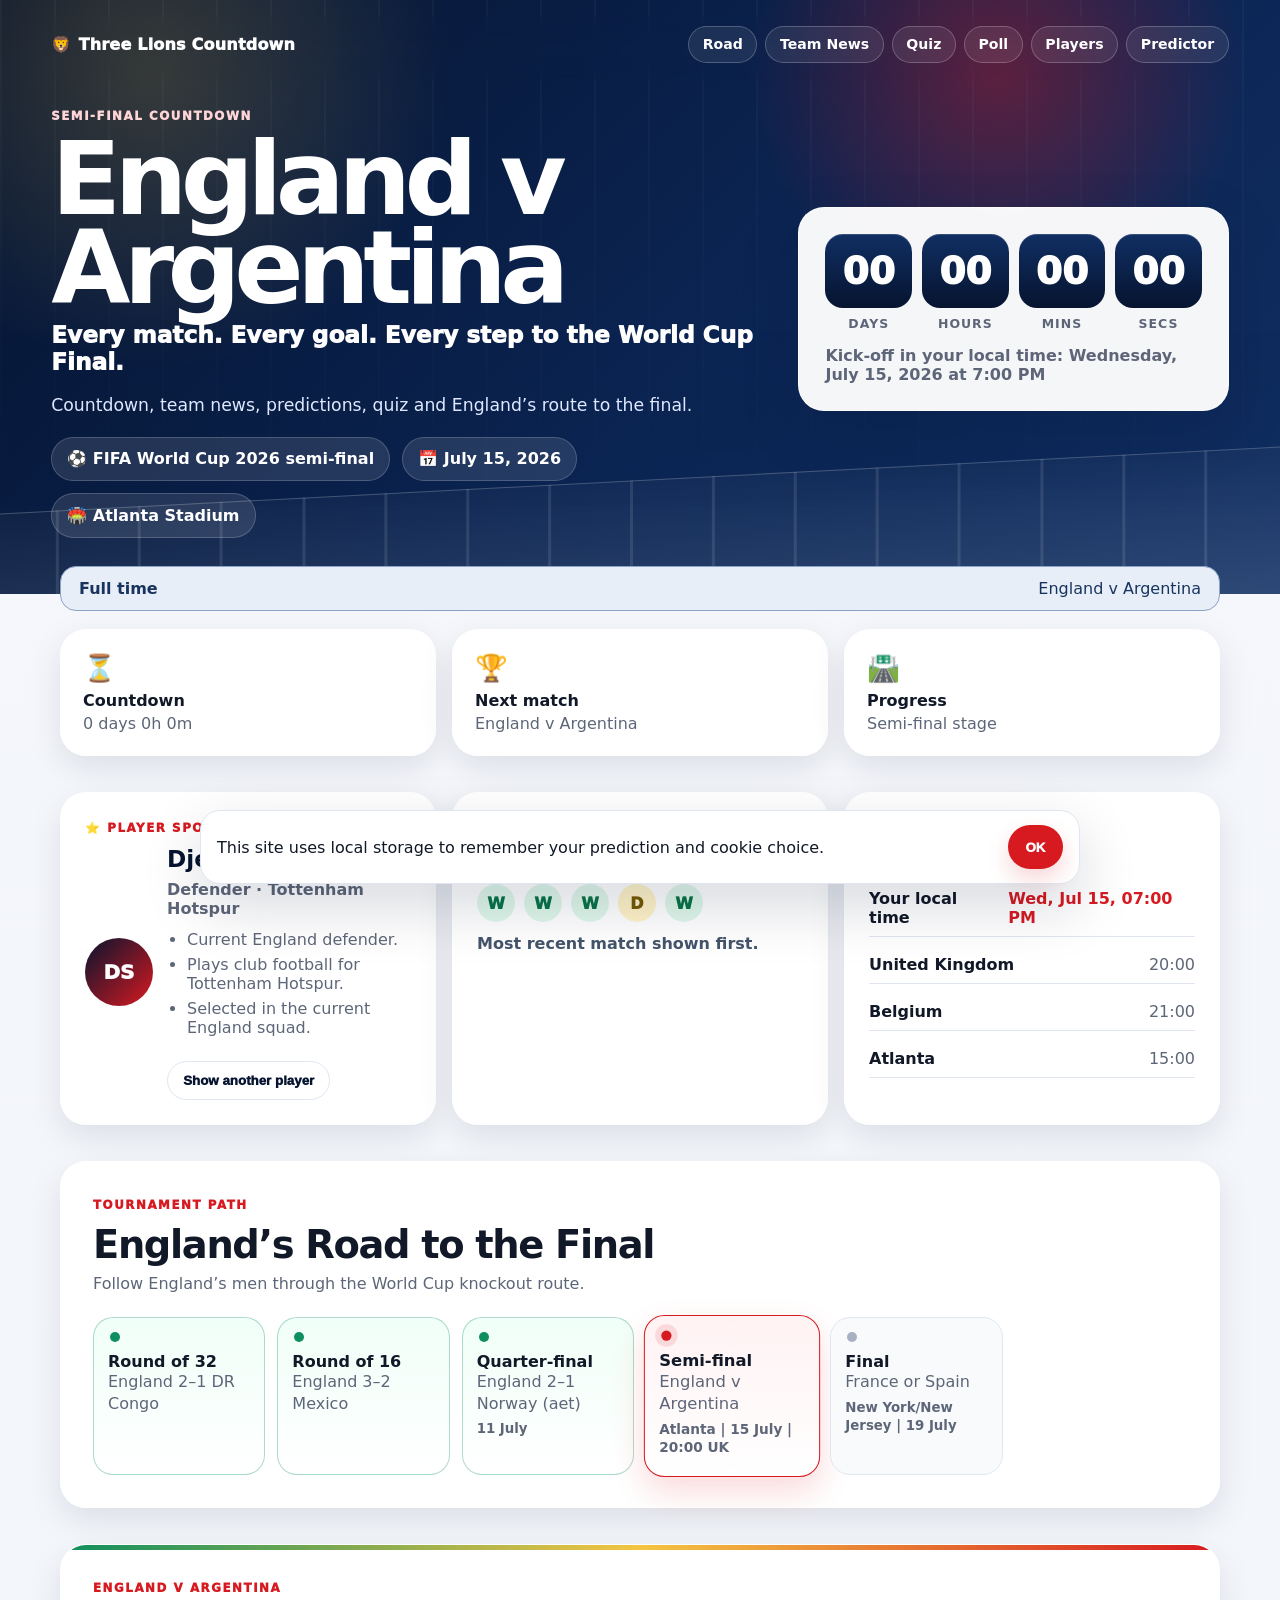
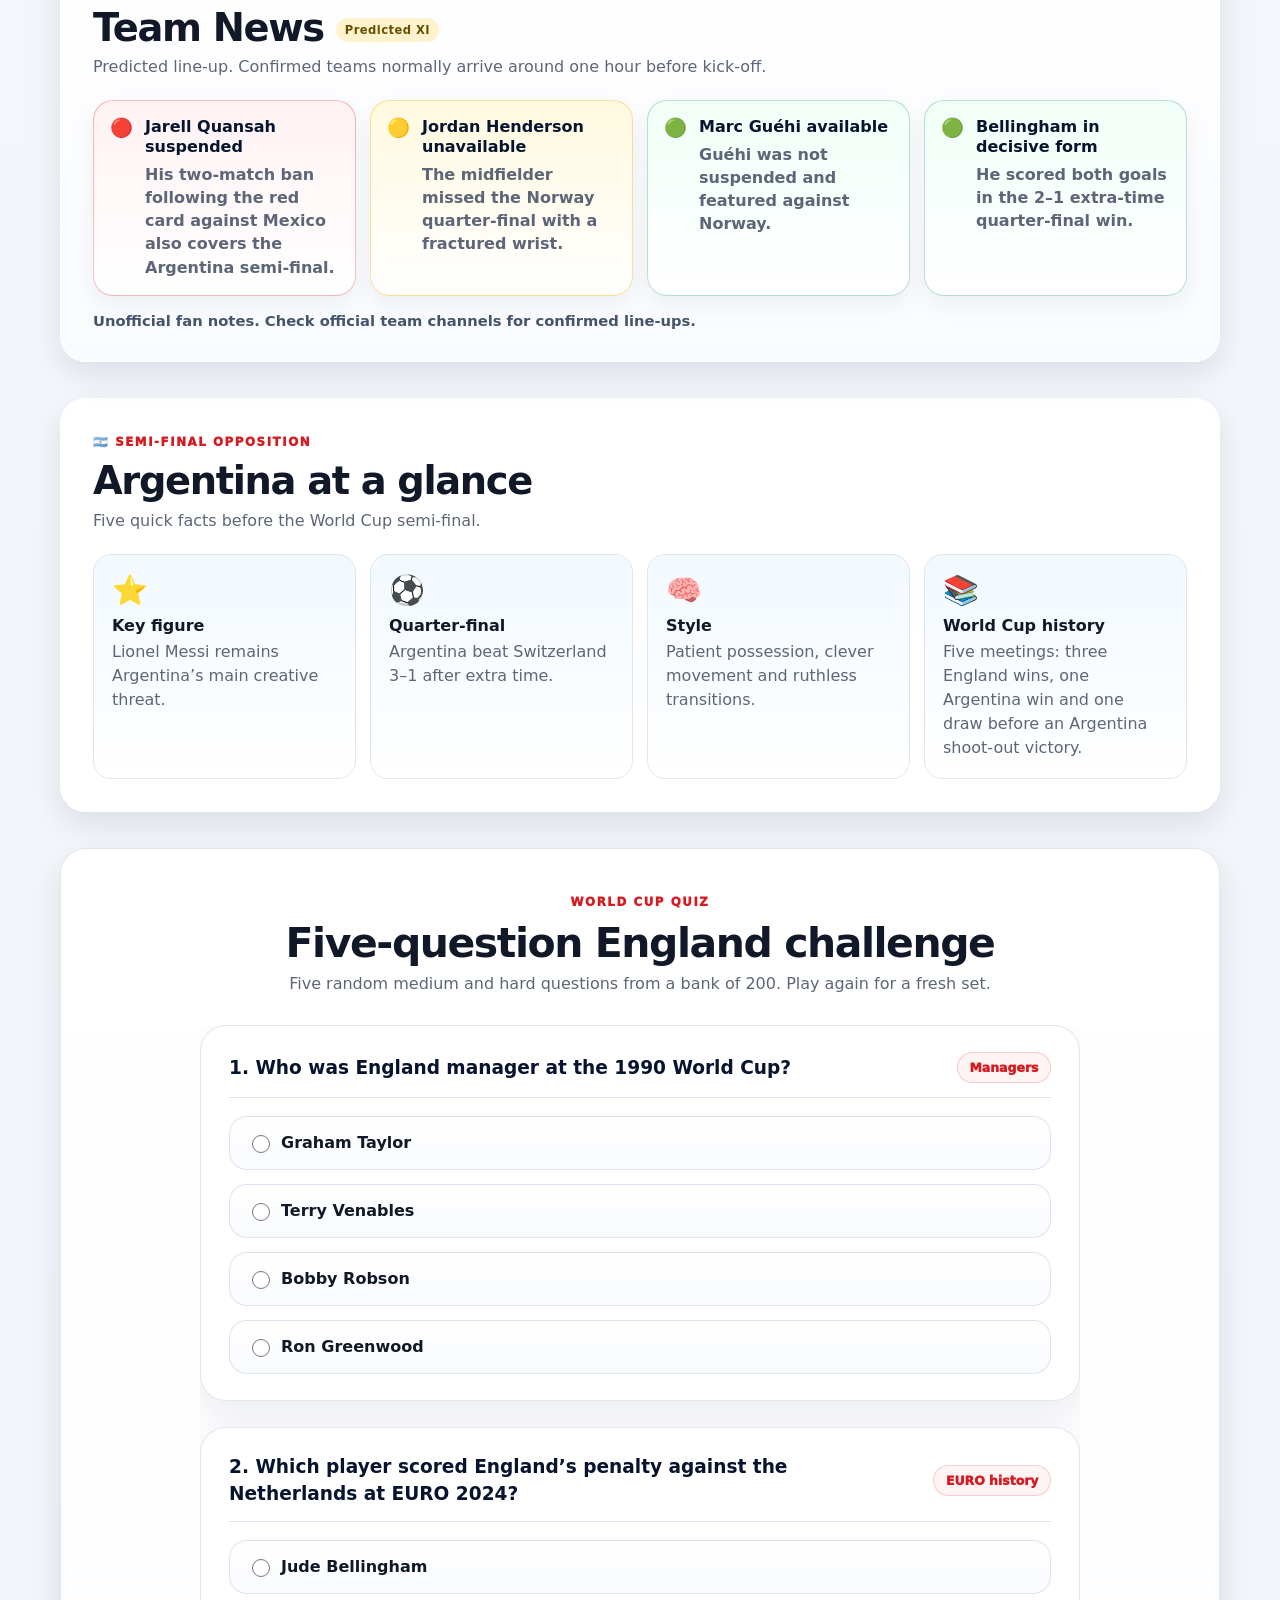
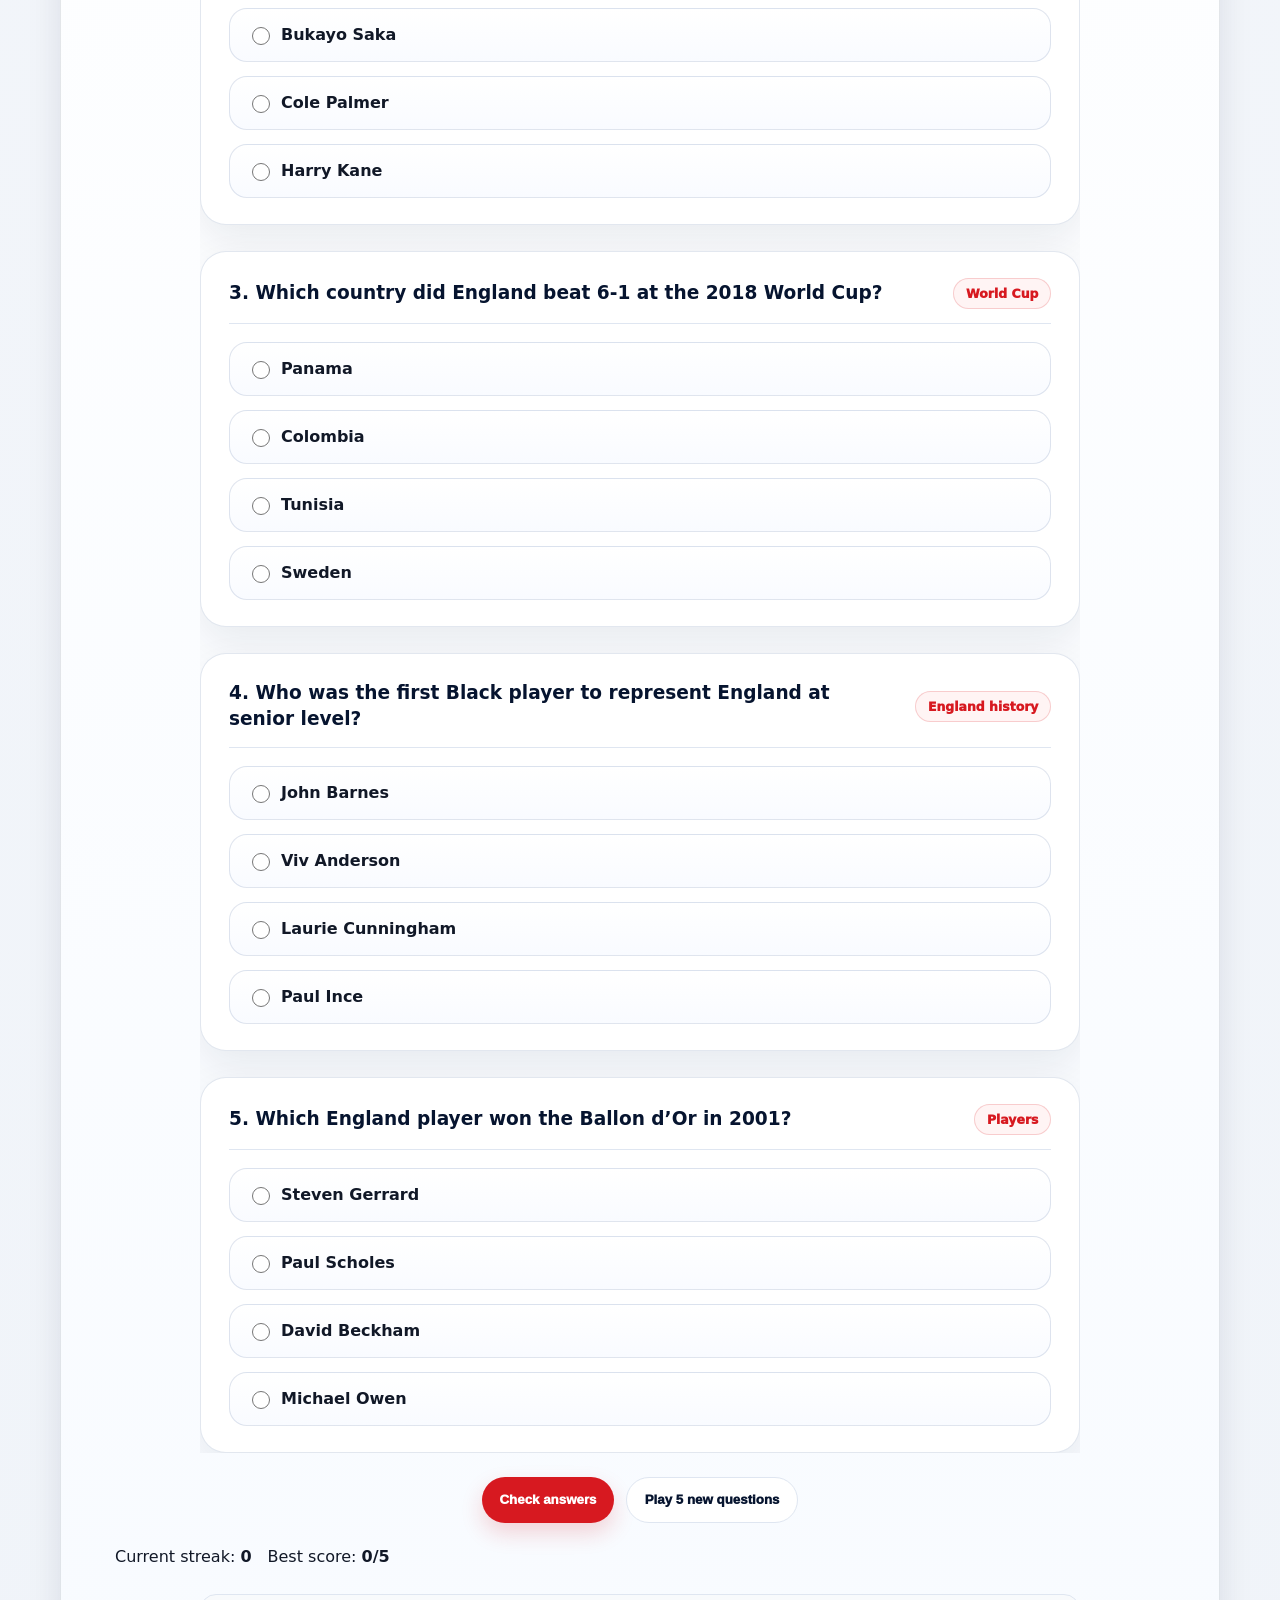
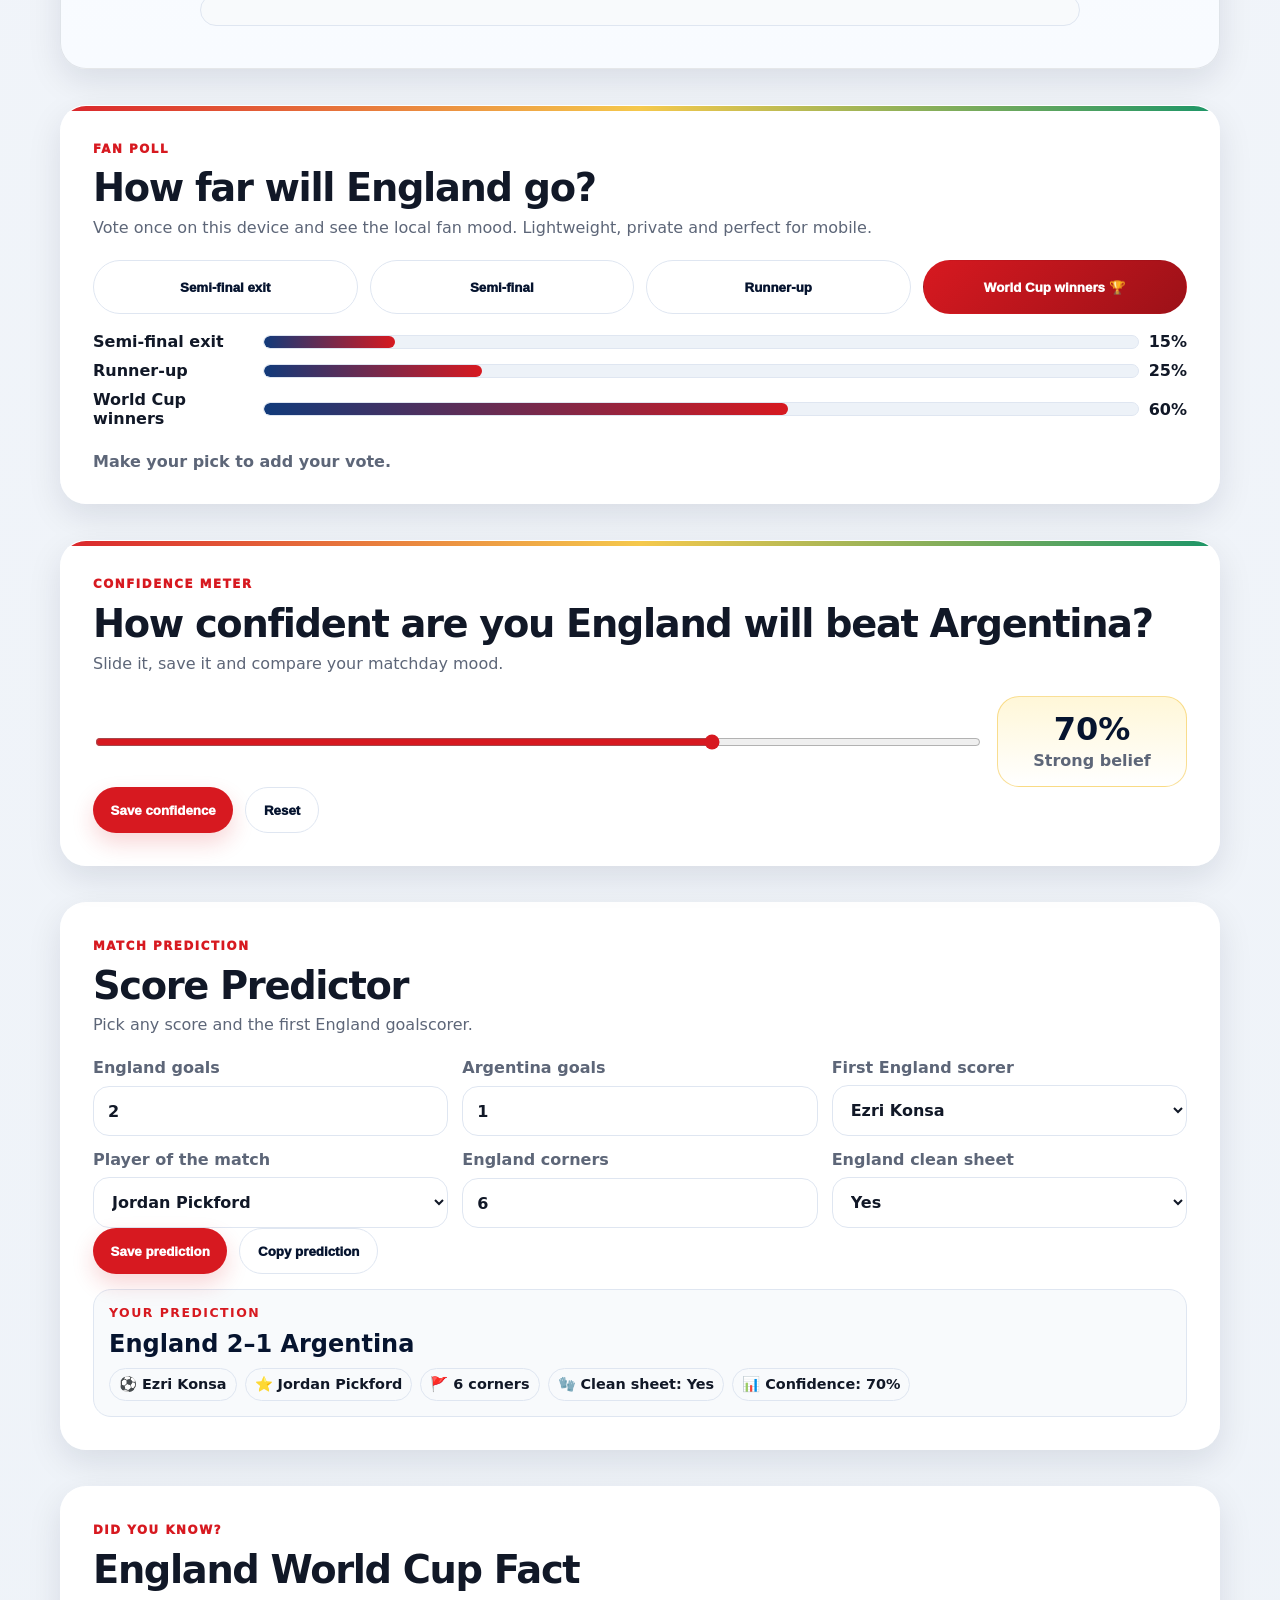
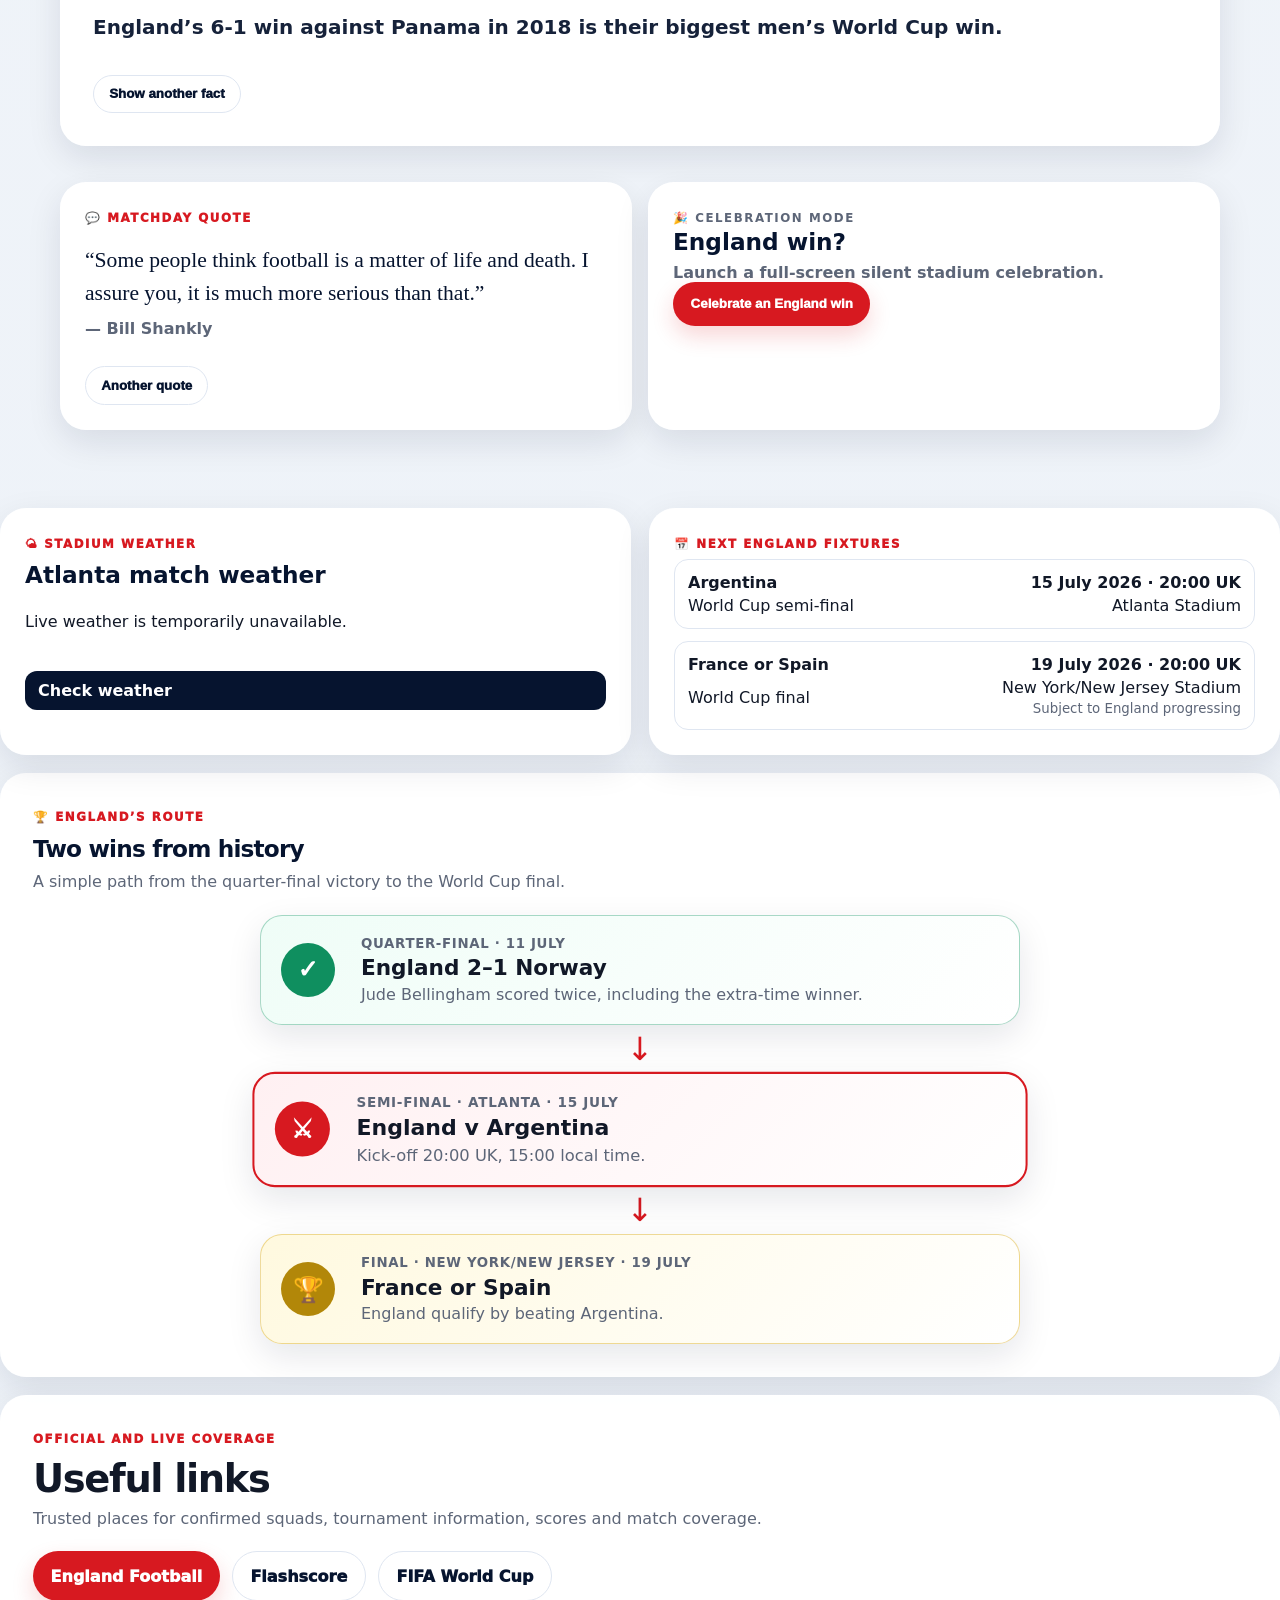
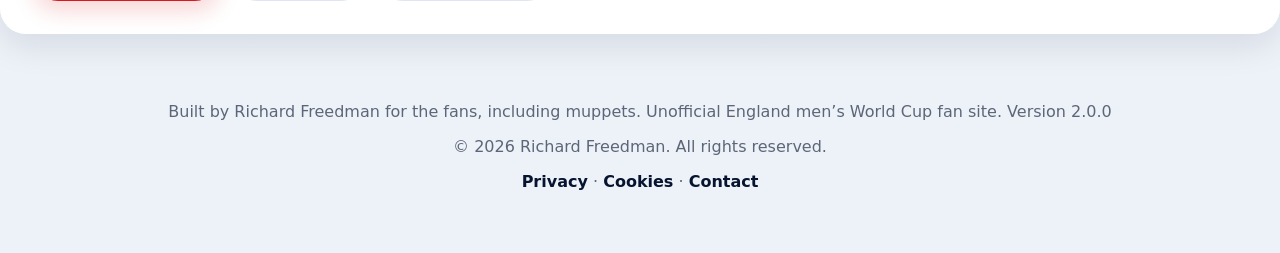
<file: index.html>
<!doctype html>
<html lang="en">
<head>
  <meta charset="utf-8" />
  <meta name="viewport" content="width=device-width, initial-scale=1, viewport-fit=cover" />
  <title>Three Lions Countdown | England Men’s World Cup Match Centre</title>
  <meta name="description" content="A fast England men’s World Cup match centre with countdown, road to the final, quiz, score predictor." />
  <meta name="theme-color" content="#07152f" />
  <meta property="og:title" content="Three Lions Countdown" />
  <meta property="og:description" content="England v Argentina semi-final countdown, quiz, predictor and route to the final." />
  <meta property="og:type" content="website" />
  <meta name="twitter:card" content="summary_large_image" />
  <meta name="keywords" content="England World Cup, Three Lions, England v Argentina, World Cup countdown, England quiz" />
  <meta name="robots" content="index, follow" />
  <link rel="icon" href="favicon.svg" type="image/svg+xml">
  <link rel="stylesheet" href="style.css" />
</head>
<body>
  <a class="skip-link" href="#main">Skip to content</a>
  <div class="loader" id="loader" aria-hidden="true"><div><b>🦁 Three Lions Countdown</b><span>Loading matchday...</span></div></div>

  <header class="hero" id="top">
    <nav class="topbar" aria-label="Main navigation">
      <a class="brand" href="#top">🦁 <span>Three Lions Countdown</span></a>
      <button class="menu-toggle" id="menuToggle" aria-expanded="false" aria-controls="navLinks">Menu</button>
      <div class="nav-links" id="navLinks">
        <a href="#road">Road</a>
        <a href="#team-news">Team News</a>
        <a href="#quiz">Quiz</a>
        <a href="#fan-poll">Poll</a>
        <a href="#spotlight">Players</a>
        <a href="#predictor">Predictor</a>
      </div>
    </nav>
    <div class="hero-grid reveal">
      <section class="hero-copy">
        <p class="eyebrow" id="heroStage">Semi-final countdown</p>
        <h1 id="heroMatch">England v Argentina</h1>
        <p class="motto">Every match. Every goal. Every step to the World Cup Final.</p>
        <p class="lead">Countdown, team news, predictions, quiz and England’s route to the final.</p>
        <div class="meta-row" aria-label="Match information">
          <span id="metaCompetition">⚽ World Cup semi-final</span>
          <span id="metaDate">📅 15 July 2026</span>
          <span id="metaVenue">🏟️ Atlanta</span>
        </div>
      </section>
      <aside class="countdown-card" aria-label="Countdown to kick-off">
        <div class="countdown" id="countdown"><span>--</span><span>--</span><span>--</span><span>--</span></div>
        <div class="labels"><b>days</b><b>hours</b><b>mins</b><b>secs</b></div>
        <p id="kickoffLocal">Kick-off time loading...</p>
      </aside>
    </div>
  </header>

  <main id="main"><section id="matchStatusBanner" class="match-status-banner" aria-live="polite"><b id="matchStatusText">Match day</b><span id="matchStatusDetail">England v Argentina</span></section>
    <section class="dashboard reveal" aria-label="World Cup dashboard">
      <article><span>⏳</span><b>Countdown</b><p id="dashCountdown">Loading...</p></article>
      <article><span>🏆</span><b>Next match</b><p id="dashMatch">England v Argentina</p></article>
      <article><span>🛣️</span><b>Progress</b><p id="dashProgress">Semi-final stage</p></article>
    </section>

    <section class="matchday-extras reveal" id="spotlight" aria-label="Matchday extras">
      <article class="mini-card spotlight-card">
        <p class="eyebrow">⭐ Player spotlight</p>
        <div class="spotlight-player"><div class="player-initials" id="spotlightInitials">HK</div><div class="spotlight-copy"><h2 id="spotlightName">Harry Kane</h2><p id="spotlightInfo">Captain and centre-forward.</p><ul id="spotlightFacts" class="spotlight-facts"></ul><button id="nextSpotlight" class="ghost small-btn">Show another player</button></div></div>
      </article>
      <article class="mini-card">
        <p class="eyebrow">📈 Recent form</p><h2>England’s last five</h2>
        <div class="form-row" id="recentForm" aria-label="England recent form"></div>
        <p class="small-note">Most recent match shown first.</p>
      </article>
      <article class="mini-card">
        <p class="eyebrow">🕒 Kick-off times</p><h2>Match time</h2>
        <div class="time-list"><span><b>Your local time</b><strong id="localTimeExtra">Detecting…</strong></span><span><b>United Kingdom</b>20:00</span><span><b>Belgium</b>21:00</span><span><b>Atlanta</b>15:00</span></div>
      </article>
    </section>

    <section class="card road reveal" id="road">
      <div class="section-head"><p class="eyebrow">Tournament path</p><h2>England’s Road to the Final</h2><p>Follow England’s men through the World Cup knockout route.</p></div>
      <div class="journey" id="journey"></div>
    </section>

    <section class="card team-news reveal" id="team-news">
      <div class="section-head"><p class="eyebrow">England v Argentina</p><h2>Team News <span id="lineupBadge" class="lineup-badge predicted">Predicted XI</span></h2><p id="lineupUpdated">Latest semi-final notes for England supporters.</p></div>
      <div class="news-grid" id="teamNewsList" aria-live="polite"></div>
      <p class="news-disclaimer">Unofficial fan notes. Check official team channels for confirmed line-ups.</p>
    </section>

    <section class="card opponent-card reveal" id="opponent">
      <div class="section-head"><p class="eyebrow">🇦🇷 Semi-final opposition</p><h2>Argentina at a glance</h2><p>Five quick facts before the World Cup semi-final.</p></div>
      <div class="opponent-grid">
        <article><span>⭐</span><b>Key figure</b><p>Lionel Messi remains Argentina’s main creative threat.</p></article>
        <article><span>⚽</span><b>Quarter-final</b><p>Argentina beat Switzerland 3–1 after extra time.</p></article>
        <article><span>🧠</span><b>Style</b><p>Patient possession, clever movement and ruthless transitions.</p></article>
        <article><span>📚</span><b>World Cup history</b><p>Five meetings: three England wins, one Argentina win and one draw before an Argentina shoot-out victory.</p></article>
      </div>
    </section>

    <section class="card quiz reveal" id="quiz">
      <div class="section-head"><p class="eyebrow">World Cup quiz</p><h2>Five-question England challenge</h2><p>Five random medium and hard questions from a bank of 200. Play again for a fresh set.</p></div>
      <div id="quizContainer" class="quiz-list" aria-live="polite"></div>
      <div class="button-row"><button id="checkQuiz">Check answers</button><button id="newQuiz" class="ghost">Play 5 new questions</button></div>
      <div class="quiz-stats"><span>Current streak: <b id="quizStreak">0</b></span><span>Best score: <b id="quizBest">0/5</b></span></div><div id="quizResult" class="result" role="status"></div>
    </section>

    <section class="card poll-card reveal" id="fan-poll">
      <div class="section-head"><p class="eyebrow">Fan poll</p><h2>How far will England go?</h2><p>Vote once on this device and see the local fan mood. Lightweight, private and perfect for mobile.</p></div>
      <div class="poll-options" id="pollOptions" role="group" aria-label="How far will England go poll">
        <button type="button" class="poll-option" data-choice="Semi-final exit">Semi-final exit</button>
        <button type="button" class="poll-option" data-choice="Semi-final">Semi-final</button>
        <button type="button" class="poll-option" data-choice="Runner-up">Runner-up</button>
        <button type="button" class="poll-option winner" data-choice="World Cup winners">World Cup winners 🏆</button>
      </div>
      <div class="poll-results" id="pollResults" aria-live="polite"></div>
    </section>

    <section class="card confidence-card reveal" id="confidence">
      <div class="section-head"><p class="eyebrow">Confidence meter</p><h2>How confident are you England will beat Argentina?</h2><p>Slide it, save it and compare your matchday mood.</p></div>
      <div class="confidence-wrap">
        <input id="confidenceSlider" type="range" min="0" max="100" value="70" aria-label="England confidence percentage">
        <div class="confidence-readout"><strong id="confidenceValue">70%</strong><span id="confidenceLabel">Strong belief</span></div>
      </div>
      <div class="button-row"><button id="saveConfidence" type="button">Save confidence</button><button id="resetConfidence" type="button" class="ghost">Reset</button></div>
    </section>

    <section class="card predictor reveal" id="predictor">
      <div class="section-head"><p class="eyebrow">Match prediction</p><h2>Score Predictor</h2><p>Pick any score and the first England goalscorer.</p></div>
      <div class="predictor-grid">
        <label>England goals<input id="engScore" type="number" min="0" max="20" value="2" inputmode="numeric"></label>
        <label>Argentina goals<input id="norScore" type="number" min="0" max="20" value="1" inputmode="numeric"></label>
        <label>First England scorer<select id="firstScorer"></select></label>
        <label>Player of the match<select id="playerOfMatch"></select></label>
        <label>England corners<input id="engCorners" type="number" min="0" max="30" value="6" inputmode="numeric"></label>
        <label>England clean sheet<select id="cleanSheet"><option value="Yes">Yes</option><option value="No">No</option></select></label>
      </div>
      <div class="button-row"><button id="savePrediction">Save prediction</button><button id="copyPrediction" class="ghost">Copy prediction</button></div>
      <div class="summary prediction-card" id="predictionSummary" aria-live="polite">Make your prediction above.</div>
    </section>

    <section class="card facts reveal" id="fact"><div class="section-head"><p class="eyebrow">Did you know?</p><h2>England World Cup Fact</h2></div><p id="factText"></p><button id="newFact" class="ghost small-btn">Show another fact</button></section>

    <section class="two-card-row reveal" aria-label="Fan extras">
      <article class="mini-card quote-card"><p class="eyebrow">💬 Matchday quote</p><blockquote id="matchQuote">“Football is nothing without fans.”</blockquote><p id="quoteAttribution" class="quote-attribution">— Matt Busby</p><button id="newQuote" class="ghost small-btn">Another quote</button></article>
      <article class="mini-card celebration-mode"><p class="eyebrow">🎉 Celebration mode</p><h2>England win?</h2><p>Launch a full-screen silent stadium celebration.</p><button id="winConfetti">Celebrate an England win</button></article>
    </section>

  </main>

  <button class="back-top" id="backTop" aria-label="Back to top">↑</button>

    <section class="feature-grid reveal" id="live-info" aria-label="Live match information">
      <article class="mini-card weather-card">
        <p class="eyebrow">🌤 Stadium weather</p>
        <h2 id="weatherTitle">Atlanta match weather</h2>
        <div id="weatherPanel" class="weather-panel" aria-live="polite"><p>Loading match-day weather…</p></div>
      </article>
      <article class="mini-card fixtures-card">
        <p class="eyebrow">📅 Next England fixtures</p>
        <div id="nextFixtures" class="fixtures-list"></div>
      </article>
    </section>

    <section class="route-final reveal" aria-label="England route to the final">
      <article class="mini-card simple-route-card">
        <div class="section-head"><p class="eyebrow">🏆 England’s route</p><h2>Two wins from history</h2><p>A simple path from the quarter-final victory to the World Cup final.</p></div>
        <div class="simple-route">
          <article class="route-stage done"><span class="route-icon">✓</span><div><small>Quarter-final · 11 July</small><b>England 2–1 Norway</b><p>Jude Bellingham scored twice, including the extra-time winner.</p></div></article>
          <div class="route-arrow">↓</div>
          <article class="route-stage current"><span class="route-icon">⚔</span><div><small>Semi-final · Atlanta · 15 July</small><b>England v Argentina</b><p>Kick-off 20:00 UK, 15:00 local time.</p></div></article>
          <div class="route-arrow">↓</div>
          <article class="route-stage future"><span class="route-icon">🏆</span><div><small>Final · New York/New Jersey · 19 July</small><b>France or Spain</b><p>England qualify by beating Argentina.</p></div></article>
        </div>
      </article>
    </section>

    <section class="card links reveal useful-links-end"><div class="section-head"><p class="eyebrow">Official and live coverage</p><h2>Useful links</h2><p>Trusted places for confirmed squads, tournament information, scores and match coverage.</p></div><div class="cta-row"><a id="englandLink" href="https://www.englandfootball.com/england/mens-senior-team" target="_blank" rel="noopener">England Football</a><a id="flashscoreLink" class="secondary" href="https://www.flashscore.com/football/" target="_blank" rel="noopener">Flashscore</a><a id="fifaLink" class="secondary" href="https://www.fifa.com/en/tournaments/mens/worldcup/canadamexicousa2026" target="_blank" rel="noopener">FIFA World Cup</a></div></section>

  <footer><p>Built by Richard Freedman for the fans, including muppets. Unofficial England men’s World Cup fan site. <span id="versionText">Version 1.0</span></p><p class="copyright">© 2026 Richard Freedman. All rights reserved.</p><p class="footer-links"><a href="privacy.html">Privacy</a> · <a href="cookies.html">Cookies</a> · <a href="contact.html">Contact</a></p></footer>
  <div class="celebration" id="celebration" role="dialog" aria-modal="true" aria-labelledby="celebrationTitle"><div class="stadium-lights"></div><div class="flag flag-left">🏴</div><div class="flag flag-right">🏴</div><div class="fireworks" aria-hidden="true"><i></i><i></i><i></i><i></i></div><div class="celebration-card"><div class="crest-burst">🦁</div><div class="big trophy-rise">🏆</div><h2 id="celebrationTitle">ENGLAND WIN!</h2><p>Three Lions roar on.</p><div class="sparkle-row">✦ ✧ ✦ ✧ ✦</div><button id="closeCelebration">Close celebration</button></div></div>
  <div class="cookie" id="cookie"><span>This site uses local storage to remember your prediction and cookie choice.</span><button id="acceptCookie">OK</button></div>
  <script>window.addEventListener('load',()=>setTimeout(()=>document.getElementById('loader')?.classList.add('hide'),1200));setTimeout(()=>document.getElementById('loader')?.classList.add('hide'),5000);</script>
  <script src="config.js"></script>
  <script src="quiz-data.js"></script>
  <script src="content-data.js"></script>
  <script src="app.js" defer></script>
</body>
</html>
</file>
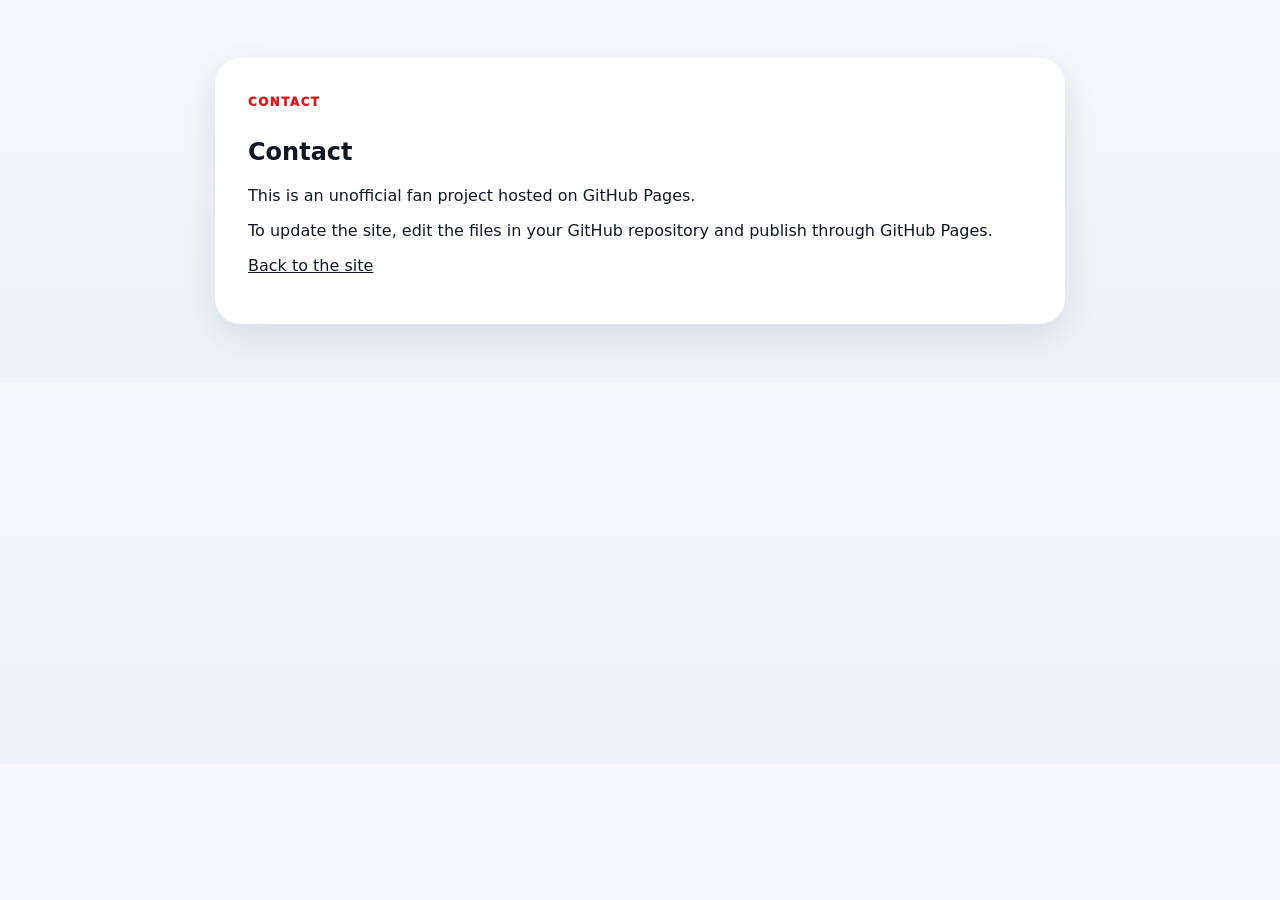
<file: contact.html>
<!doctype html><html lang="en"><head><meta charset="utf-8"><meta name="viewport" content="width=device-width,initial-scale=1"><title>Contact | Three Lions Countdown</title><link rel="icon" href="favicon.svg" type="image/svg+xml"><link rel="stylesheet" href="style.css"></head><body><main style="margin:40px auto;max-width:850px"><section class="card"><p class="eyebrow">Contact</p><h1>Contact</h1><p>This is an unofficial fan project hosted on GitHub Pages.</p><p>To update the site, edit the files in your GitHub repository and publish through GitHub Pages.</p><p><a href="index.html">Back to the site</a></p></section></main></body></html>
</file>
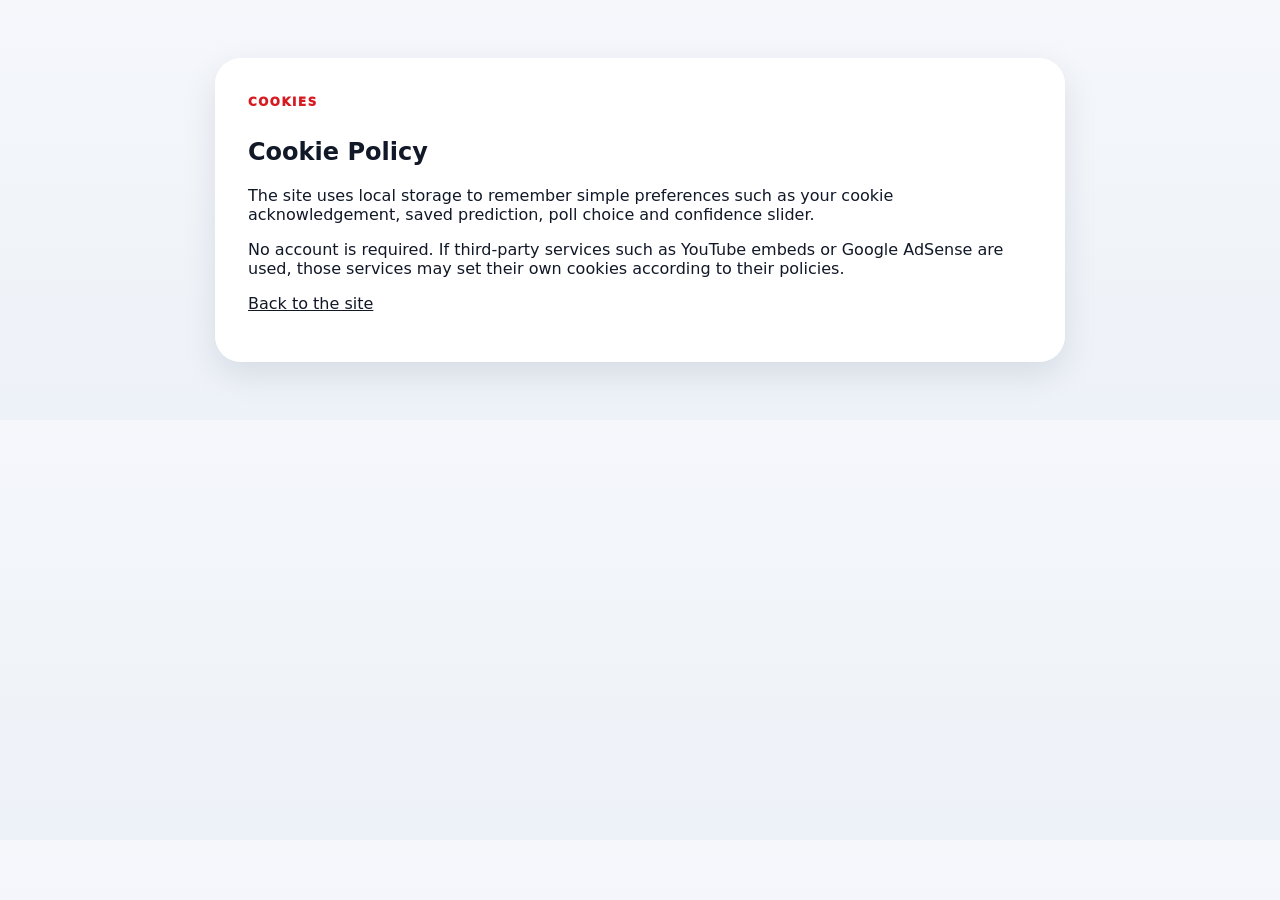
<file: cookies.html>
<!doctype html><html lang="en"><head><meta charset="utf-8"><meta name="viewport" content="width=device-width,initial-scale=1"><title>Cookies | Three Lions Countdown</title><link rel="icon" href="favicon.svg" type="image/svg+xml"><link rel="stylesheet" href="style.css"></head><body><main style="margin:40px auto;max-width:850px"><section class="card"><p class="eyebrow">Cookies</p><h1>Cookie Policy</h1><p>The site uses local storage to remember simple preferences such as your cookie acknowledgement, saved prediction, poll choice and confidence slider.</p><p>No account is required. If third-party services such as YouTube embeds or Google AdSense are used, those services may set their own cookies according to their policies.</p><p><a href="index.html">Back to the site</a></p></section></main></body></html>
</file>
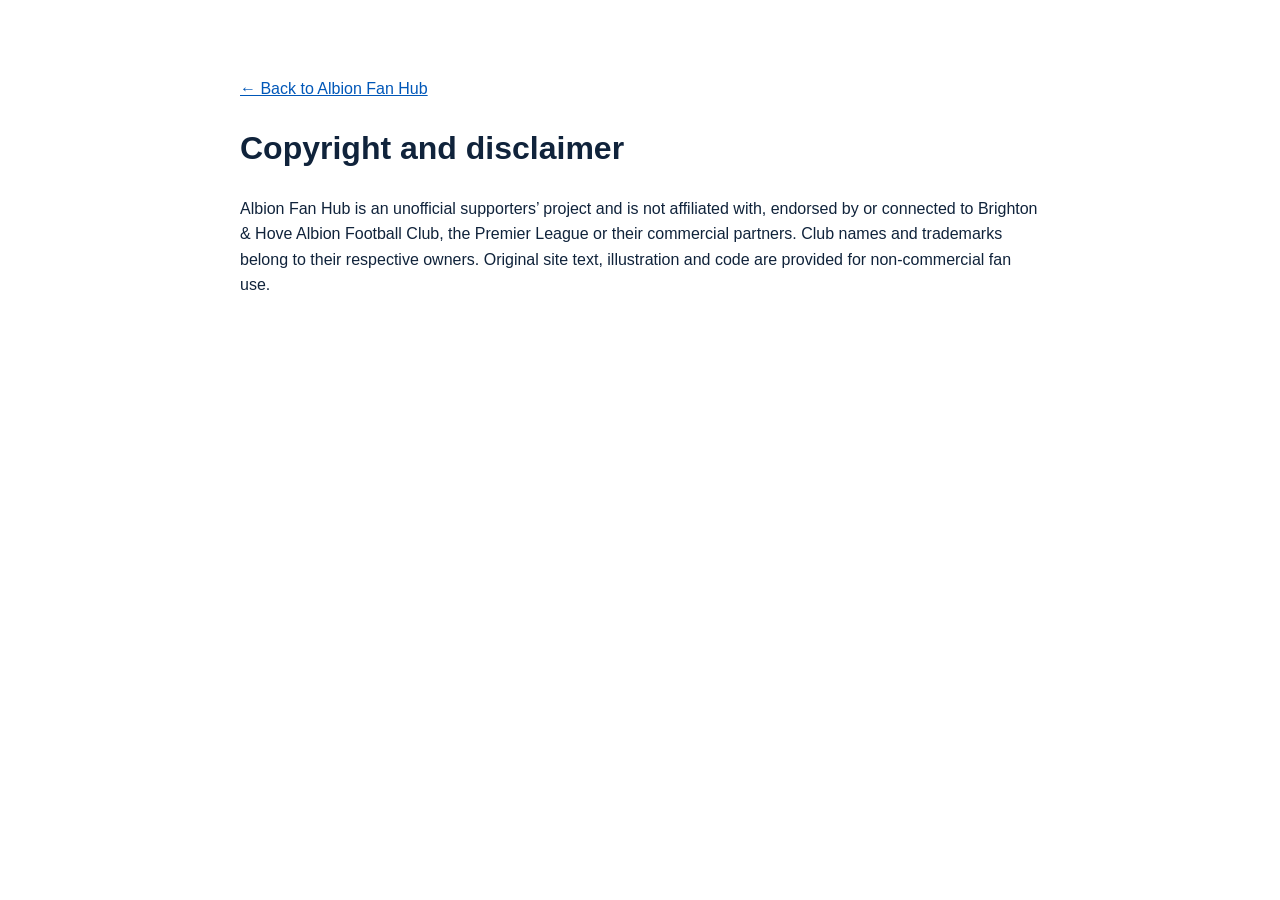
<file: copyright.html>
<!doctype html><html lang="en"><head><meta charset="utf-8"><meta name="viewport" content="width=device-width,initial-scale=1"><title>Copyright and disclaimer</title><style>body{font-family:Arial;max-width:800px;margin:40px auto;padding:20px;line-height:1.6;color:#10233b}a{color:#0057b8}</style></head><body><p><a href="index.html">← Back to Albion Fan Hub</a></p><h1>Copyright and disclaimer</h1><p>Albion Fan Hub is an unofficial supporters’ project and is not affiliated with, endorsed by or connected to Brighton & Hove Albion Football Club, the Premier League or their commercial partners. Club names and trademarks belong to their respective owners. Original site text, illustration and code are provided for non-commercial fan use.</p></body></html>
</file>
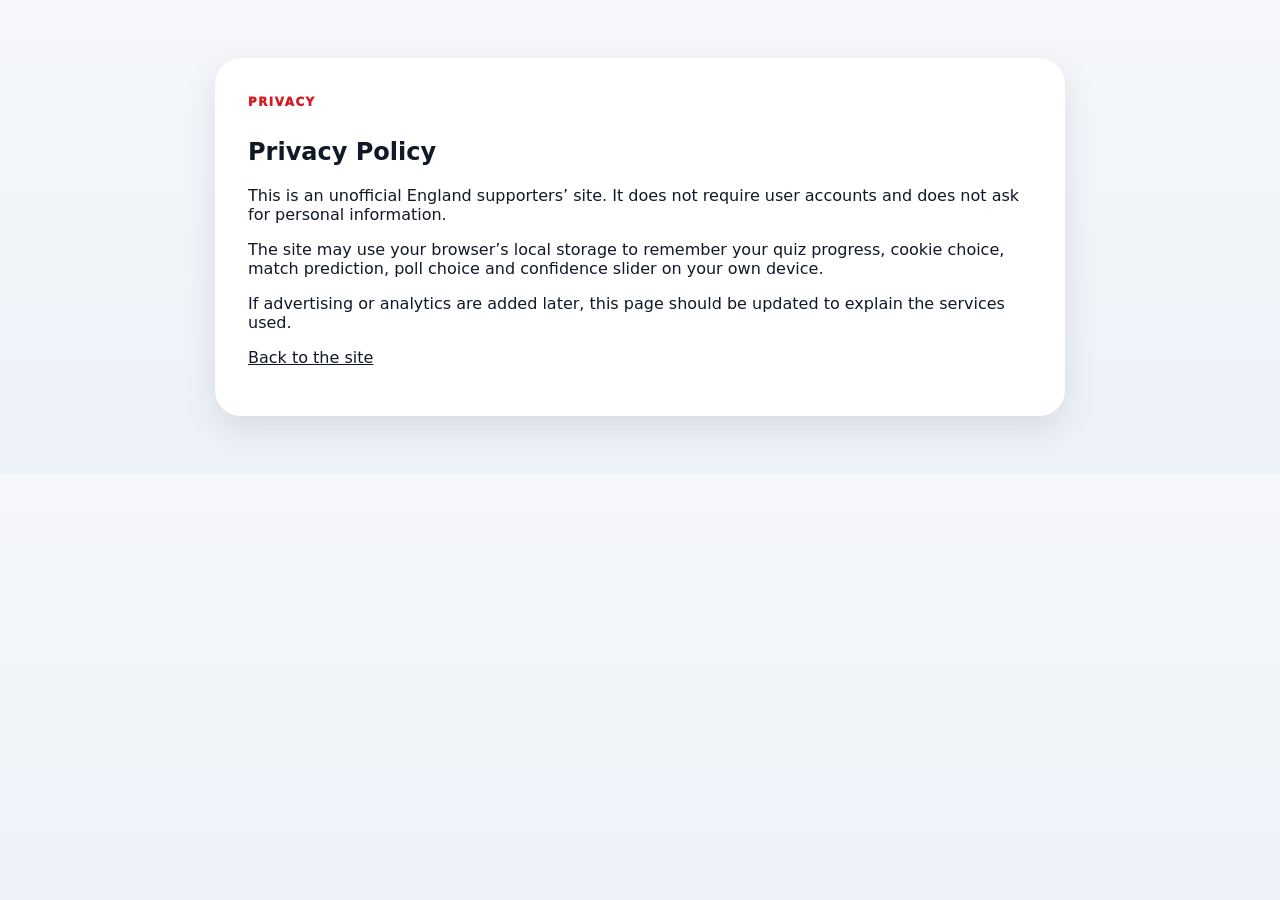
<file: privacy.html>
<!doctype html><html lang="en"><head><meta charset="utf-8"><meta name="viewport" content="width=device-width,initial-scale=1"><title>Privacy | Three Lions Countdown</title><link rel="icon" href="favicon.svg" type="image/svg+xml"><link rel="stylesheet" href="style.css"></head><body><main style="margin:40px auto;max-width:850px"><section class="card"><p class="eyebrow">Privacy</p><h1>Privacy Policy</h1><p>This is an unofficial England supporters’ site. It does not require user accounts and does not ask for personal information.</p><p>The site may use your browser’s local storage to remember your quiz progress, cookie choice, match prediction, poll choice and confidence slider on your own device.</p><p>If advertising or analytics are added later, this page should be updated to explain the services used.</p><p><a href="index.html">Back to the site</a></p></section></main></body></html>
</file>
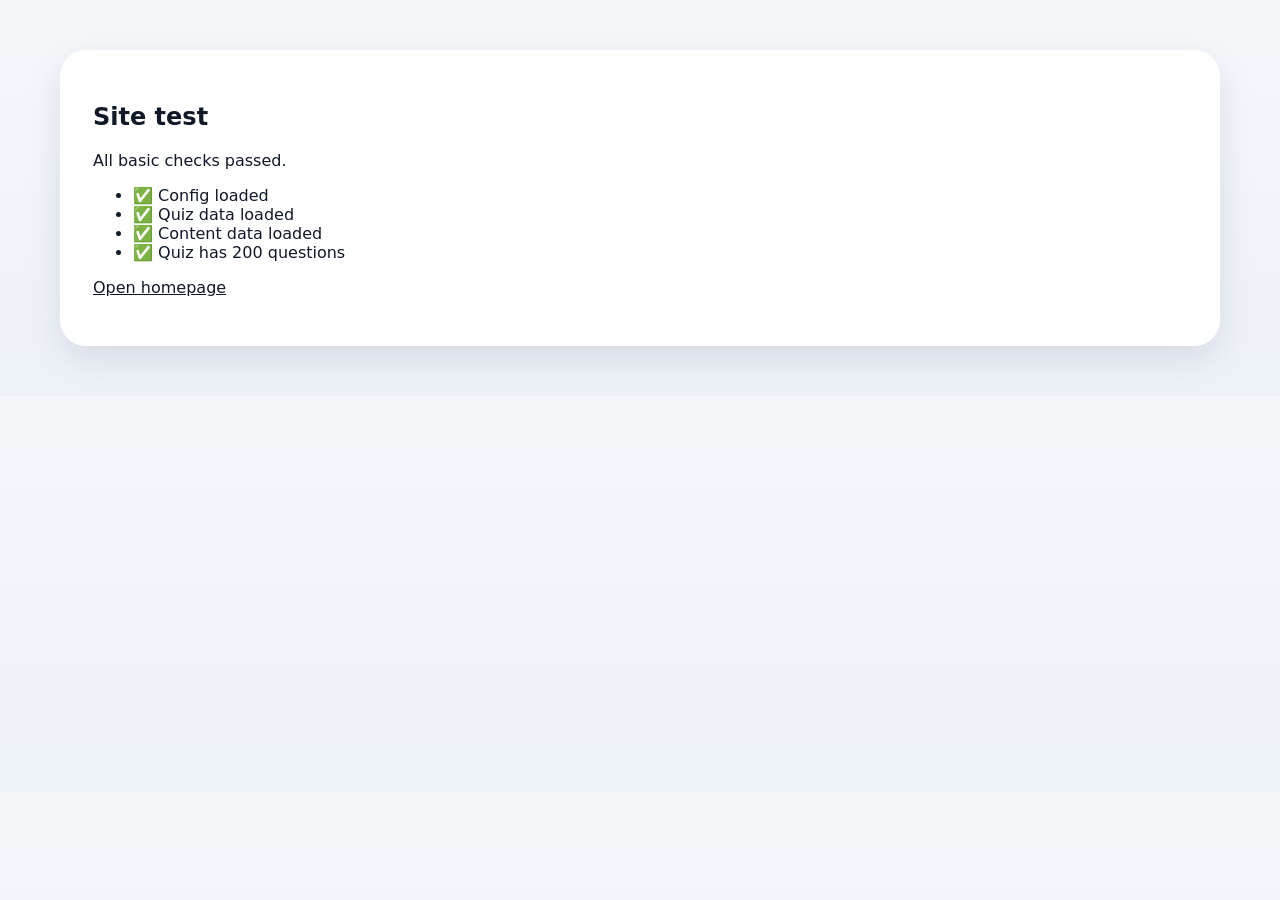
<file: test.html>
<!doctype html><html lang="en"><head><meta charset="utf-8"><meta name="viewport" content="width=device-width, initial-scale=1"><title>Three Lions Test</title><link rel="stylesheet" href="style.css"></head><body><main style="margin:32px auto"><section class="card"><h1>Site test</h1><p id="status">Running checks...</p><ul id="checks"></ul><p><a href="index.html">Open homepage</a></p></section></main><script src="config.js"></script><script src="quiz-data.js"></script><script src="content-data.js"></script><script>const checks=[];function ok(name,value){checks.push(`<li>${value?'✅':'❌'} ${name}</li>`)}ok('Config loaded',!!window.SITE_CONFIG);ok('Quiz data loaded',Array.isArray(window.WORLD_CUP_QUIZ)&&window.WORLD_CUP_QUIZ.length>=3);ok('Content data loaded',!!window.ENGLAND_CONTENT&&Array.isArray(window.ENGLAND_CONTENT.facts));ok('Quiz has 200 questions',Array.isArray(window.WORLD_CUP_QUIZ)&&window.WORLD_CUP_QUIZ.length===200);document.getElementById('checks').innerHTML=checks.join('');document.getElementById('status').textContent=checks.every(x=>x.includes('✅'))?'All basic checks passed.':'One or more checks failed.';</script></body></html>
</file>
<file: style.css>
:root{
  --navy:#06142f;--navy2:#0b2452;--blue:#113a7a;--red:#d71920;--gold:#f4c542;--green:#0f8f5f;
  --paper:#f5f7fb;--paper2:#edf2f8;--ink:#111827;--muted:#5d6678;--card:#ffffff;--line:#dfe6f1;
  --shadow:0 22px 60px rgba(6,20,47,.16);--soft:0 12px 34px rgba(6,20,47,.10);--radius:26px;
}
*{box-sizing:border-box}html{scroll-behavior:smooth}body{margin:0;font-family:Inter,ui-sans-serif,system-ui,-apple-system,Segoe UI,Roboto,Arial,sans-serif;background:linear-gradient(180deg,var(--paper),var(--paper2));color:var(--ink);text-rendering:optimizeLegibility;overflow-x:hidden}a{color:inherit}.skip-link{position:absolute;left:-999px;top:10px;background:#fff;color:#000;padding:10px 14px;border-radius:12px;z-index:500}.skip-link:focus{left:10px}.loader{position:fixed;inset:0;z-index:300;background:radial-gradient(circle at 50% 30%,#173b7b,var(--navy) 58%);color:#fff;display:grid;place-items:center;transition:opacity .35s ease}.loader.hide{opacity:0;pointer-events:none}.loader div{text-align:center;display:grid;gap:.5rem}.loader b{font-size:1.5rem}.loader span{color:#d8e4ff}.hero{position:relative;isolation:isolate;color:#fff;padding:16px clamp(16px,4vw,62px) 56px;background:radial-gradient(circle at 78% 12%,rgba(215,25,32,.40),transparent 22%),radial-gradient(circle at 12% 12%,rgba(244,197,66,.20),transparent 24%),linear-gradient(135deg,var(--navy),var(--navy2) 55%,#102f63);overflow:hidden}.hero:before{content:"";position:absolute;inset:0;z-index:-2;background:linear-gradient(to top,rgba(0,0,0,.25),transparent 45%),repeating-linear-gradient(90deg,rgba(255,255,255,.035) 0 2px,transparent 2px 54px);mask-image:linear-gradient(#000,transparent 86%)}.hero:after{content:"";position:absolute;left:-5%;right:-5%;bottom:-42px;height:155px;z-index:-1;background:linear-gradient(0deg,rgba(255,255,255,.13),rgba(255,255,255,.03)),repeating-linear-gradient(90deg,transparent 0 38px,rgba(255,255,255,.10) 38px 41px,transparent 41px 82px);transform:skewY(-3deg);border-top:1px solid rgba(255,255,255,.12)}.topbar{position:sticky;top:0;z-index:80;display:flex;align-items:center;justify-content:space-between;gap:16px;padding:10px 0 18px;backdrop-filter:blur(12px)}.brand{text-decoration:none;font-weight:950;letter-spacing:.2px;display:flex;align-items:center;gap:.45rem}.brand span{white-space:nowrap}.nav-links{display:flex;align-items:center;gap:8px}.nav-links a{font-size:.88rem;font-weight:900;text-decoration:none;padding:.58rem .85rem;border-radius:999px;border:1px solid rgba(255,255,255,.22);background:rgba(255,255,255,.08);transition:.18s}.nav-links a:hover{background:rgba(255,255,255,.18);transform:translateY(-1px)}.menu-toggle{display:none;border:1px solid rgba(255,255,255,.2);background:rgba(255,255,255,.10);color:#fff;box-shadow:none;padding:.65rem .85rem}.hero-grid{display:grid;grid-template-columns:minmax(0,1.25fr) minmax(290px,.75fr);gap:30px;align-items:stretch;position:relative;z-index:3}.hero-copy{padding-top:24px}.eyebrow{display:inline-block;margin:0 0 .55rem;text-transform:uppercase;letter-spacing:.13em;font-size:.74rem;font-weight:950;color:var(--red)}.hero .eyebrow{color:#ffd6d8}.hero h1{margin:.15rem 0 .55rem;font-size:clamp(2.65rem,8vw,6.8rem);line-height:.87;letter-spacing:-.065em}.motto{margin:0 0 .45rem;font-weight:950;font-size:clamp(1.05rem,2.2vw,1.45rem)}.lead{max-width:750px;color:#dfe8ff;font-size:1.08rem;line-height:1.58}.meta-row,.cta-row,.button-row{display:flex;gap:12px;flex-wrap:wrap}.meta-row span{background:rgba(255,255,255,.11);border:1px solid rgba(255,255,255,.18);border-radius:999px;padding:.74rem .94rem;font-weight:800}.countdown-card,.card,.dashboard article{background:rgba(255,255,255,.96);color:var(--ink);border-radius:var(--radius);box-shadow:var(--shadow);border:1px solid rgba(255,255,255,.75)}.countdown-card{padding:26px;align-self:center}.countdown{display:grid;grid-template-columns:repeat(4,1fr);gap:10px}.countdown span{display:grid;place-items:center;min-height:74px;border-radius:18px;background:linear-gradient(180deg,#102f63,#06142f);color:#fff;font-weight:950;font-size:clamp(1.6rem,4vw,2.35rem);font-variant-numeric:tabular-nums;box-shadow:inset 0 1px 0 rgba(255,255,255,.16)}.labels{display:grid;grid-template-columns:repeat(4,1fr);gap:10px;text-align:center;margin-top:8px;color:var(--muted);font-size:.78rem;text-transform:uppercase;letter-spacing:.08em}.countdown-card p{margin:.9rem 0 0;color:var(--muted);font-weight:700}main{width:min(1160px,calc(100% - 32px));margin:-28px auto 60px;position:relative;z-index:8}.dashboard{display:grid;grid-template-columns:repeat(3,1fr);gap:16px;margin-bottom:18px}.dashboard article{padding:22px;box-shadow:var(--soft)}.dashboard span{font-size:1.65rem}.dashboard b{display:block;margin:.45rem 0 .25rem}.dashboard p{margin:0;color:var(--muted)}.card{padding:clamp(20px,3vw,32px);margin:18px 0;box-shadow:var(--soft)}.section-head{margin-bottom:20px}.section-head h2{margin:.05rem 0 .35rem;font-size:clamp(1.55rem,3vw,2.45rem);letter-spacing:-.035em}.section-head p:last-child{margin:.2rem 0 0;color:var(--muted);line-height:1.55}.journey{display:grid;grid-template-columns:repeat(6,1fr);gap:12px}.journey div{position:relative;padding:18px 14px;border-radius:20px;background:#f8fafc;border:1px solid var(--line);min-height:118px}.journey div:before{content:"";position:absolute;left:16px;top:14px;width:10px;height:10px;border-radius:999px;background:#a7b1c2}.journey .done{border-color:rgba(15,143,95,.32);background:linear-gradient(180deg,#f0fff8,#fff)}.journey .done:before{background:var(--green)}.journey .live{border-color:rgba(215,25,32,.38);background:linear-gradient(180deg,#fff2f3,#fff)}.journey .live:before{background:var(--red);box-shadow:0 0 0 6px rgba(215,25,32,.12)}.journey b{display:block;margin-top:16px}.journey span,.journey small{display:block;color:var(--muted);line-height:1.35}.journey small{margin-top:6px;font-weight:800}.quiz-list{display:grid;gap:16px}.question{padding:18px;border:1px solid var(--line);border-radius:22px;background:#fbfcff}.q-head{display:flex;justify-content:space-between;gap:12px;align-items:flex-start}.q-head strong{font-size:1.02rem;line-height:1.35}.badge{flex:0 0 auto;border-radius:999px;padding:.35rem .6rem;background:#eef2ff;color:var(--blue);font-size:.78rem;font-weight:950}.options{display:grid;grid-template-columns:repeat(2,minmax(0,1fr));gap:10px;margin-top:14px}.option{display:flex;align-items:center;gap:8px;padding:12px;border:1px solid var(--line);border-radius:15px;background:#fff;cursor:pointer;transition:.16s}.option:hover{transform:translateY(-1px);box-shadow:0 8px 18px rgba(6,20,47,.07)}.option input{accent-color:var(--red)}.reviewed .option.correct{border-color:rgba(15,143,95,.45);background:#effdf7}.reviewed .option.wrong{border-color:rgba(215,25,32,.48);background:#fff0f1}.explanation{display:none;margin:12px 0 0;color:var(--muted);line-height:1.5}.reviewed .explanation{display:block}.result,.summary{margin-top:15px;border-radius:18px;background:#f8fafc;border:1px solid var(--line);padding:15px;font-weight:850}.predictor-grid{display:grid;grid-template-columns:repeat(3,1fr);gap:14px}.predictor-grid label{display:grid;gap:8px;font-weight:900;color:var(--muted)}input,select{width:100%;border:1px solid var(--line);border-radius:16px;padding:14px;font:inherit;background:#fff;color:var(--ink)}button,.cta-row a{border:0;border-radius:999px;background:var(--red);color:#fff;padding:.9rem 1.1rem;font-weight:950;text-decoration:none;cursor:pointer;box-shadow:0 10px 22px rgba(215,25,32,.18);transition:transform .18s,box-shadow .18s,background .18s}button:hover,.cta-row a:hover{transform:translateY(-1px);box-shadow:0 14px 30px rgba(6,20,47,.16)}button.ghost,.cta-row .secondary{background:#fff;color:var(--navy);border:1px solid var(--line);box-shadow:none}.small-btn{padding:.68rem .95rem;margin-top:12px}.facts #factText{font-size:1.25rem;line-height:1.55;font-weight:850;color:#16223a}.video-wrap{position:relative;overflow:hidden;border-radius:22px;background:#07152f;border:1px solid var(--line);box-shadow:var(--soft);aspect-ratio:16/9}.video-wrap iframe{position:absolute;inset:0;width:100%;height:100%;border:0}.links .cta-row a{display:inline-flex;align-items:center;justify-content:center}.back-top{position:fixed;right:18px;bottom:88px;z-index:70;width:44px;height:44px;border-radius:999px;padding:0;display:none}.back-top.show{display:block}.cookie{position:fixed;left:18px;right:18px;bottom:16px;z-index:90;display:flex;align-items:center;justify-content:space-between;gap:14px;max-width:880px;margin:auto;background:#fff;border:1px solid var(--line);box-shadow:var(--shadow);border-radius:20px;padding:14px 16px}.cookie.hide{display:none}.celebration{position:fixed;inset:0;z-index:200;display:none;place-items:center;background:rgba(6,20,47,.72);backdrop-filter:blur(8px);padding:18px}.celebration.show{display:grid}.celebration-card{background:linear-gradient(180deg,#fff7d8,#fff);border:1px solid rgba(244,197,66,.6);border-radius:32px;box-shadow:var(--shadow);padding:34px;text-align:center;max-width:460px}.celebration-card .big{font-size:4rem}.celebration-card h2{font-size:2rem;margin:.2rem 0;color:var(--navy)}footer{text-align:center;color:var(--muted);padding:34px 18px 46px}.reveal{opacity:0;transform:translateY(14px);transition:opacity .5s ease,transform .5s ease}.reveal.in{opacity:1;transform:none}@media (prefers-reduced-motion:reduce){*{scroll-behavior:auto!important;transition:none!important;animation:none!important}.reveal{opacity:1;transform:none}}@media (max-width:900px){.hero-grid{grid-template-columns:1fr}.countdown-card{max-width:560px}.dashboard{grid-template-columns:1fr}.journey{grid-template-columns:repeat(2,1fr)}.predictor-grid{grid-template-columns:1fr}.options{grid-template-columns:1fr}.nav-links{display:none;position:absolute;right:0;top:58px;min-width:210px;flex-direction:column;align-items:stretch;background:rgba(6,20,47,.94);border:1px solid rgba(255,255,255,.16);border-radius:18px;padding:10px}.nav-links.open{display:flex}.menu-toggle{display:inline-flex}.hero h1{letter-spacing:-.055em}}@media (max-width:560px){body{background:#f6f8fc}.hero{padding-left:16px;padding-right:16px}.brand span{font-size:.92rem}.hero h1{font-size:3rem}.lead{font-size:1rem}.meta-row span{width:100%;border-radius:18px}.countdown-card{padding:18px;border-radius:22px}.countdown{gap:6px}.countdown span{min-height:58px;font-size:1.35rem;border-radius:14px}.labels{gap:6px;font-size:.65rem}main{width:calc(100% - 22px);margin-top:-18px}.card{border-radius:22px;padding:18px}.journey{grid-template-columns:1fr}.q-head{display:grid}.button-row{display:grid}.button-row button,.cta-row a{width:100%}.cookie{display:grid}.topbar{padding-bottom:10px}.section-head h2{font-size:1.55rem}}
.footer-links a{color:var(--navy);font-weight:850;text-decoration:none}.footer-links a:hover{text-decoration:underline}


/* Version 2 polish: mobile quiz fix, poll and confidence slider */
.poll-card,.confidence-card{position:relative;overflow:hidden}.poll-card:before,.confidence-card:before{content:"";position:absolute;inset:0 0 auto;height:5px;background:linear-gradient(90deg,var(--red),var(--gold),var(--green));opacity:.95}.poll-options{display:grid;grid-template-columns:repeat(4,minmax(0,1fr));gap:12px}.poll-option{width:100%;min-height:54px;white-space:normal;line-height:1.18;border:1px solid var(--line);background:#fff;color:var(--navy);box-shadow:none}.poll-option.winner{background:linear-gradient(135deg,var(--red),#9c1118);color:#fff;border-color:transparent}.poll-option.selected{outline:3px solid rgba(244,197,66,.55);transform:translateY(-1px)}.poll-results{display:grid;gap:10px;margin-top:18px}.poll-row{display:grid;grid-template-columns:minmax(104px,160px) 1fr auto;align-items:center;gap:10px;font-weight:900}.poll-bar{height:14px;background:#edf2f8;border-radius:999px;overflow:hidden;border:1px solid var(--line)}.poll-fill{height:100%;width:0;background:linear-gradient(90deg,var(--blue),var(--red));border-radius:999px;transition:width .35s ease}.poll-note{margin:14px 0 0;color:var(--muted);font-weight:800}.confidence-wrap{display:grid;grid-template-columns:1fr minmax(130px,190px);gap:18px;align-items:center}.confidence-wrap input[type=range]{padding:0;accent-color:var(--red);height:34px}.confidence-readout{display:grid;place-items:center;text-align:center;background:linear-gradient(180deg,#fff7d8,#fff);border:1px solid rgba(244,197,66,.55);border-radius:22px;padding:16px}.confidence-readout strong{font-size:2rem;color:var(--navy);line-height:1}.confidence-readout span{margin-top:6px;color:var(--muted);font-weight:900}.question,.option,.option span,.q-head strong{min-width:0;overflow-wrap:anywhere;word-break:normal}.option{align-items:flex-start}.option span{line-height:1.35}.quiz-list{max-width:100%;overflow:hidden}.card{max-width:100%}@media (hover:hover){.card:hover{box-shadow:0 16px 42px rgba(6,20,47,.12)}}@media (max-width:900px){.poll-options{grid-template-columns:repeat(2,minmax(0,1fr))}.confidence-wrap{grid-template-columns:1fr}.poll-row{grid-template-columns:1fr}.poll-row > span:last-child{justify-self:start}.poll-bar{height:16px}}@media (max-width:560px){html,body{max-width:100%;overflow-x:hidden}.quiz .section-head,.question,.options,.option{max-width:100%}.question{padding:14px;border-radius:18px}.q-head{gap:8px}.q-head strong{font-size:.98rem;line-height:1.35}.badge{width:max-content}.options{grid-template-columns:1fr!important;gap:9px}.option{width:100%;white-space:normal;padding:12px 11px;border-radius:14px}.option input{width:auto;flex:0 0 auto;margin-top:.12rem}.button-row{gap:10px}.poll-options{grid-template-columns:1fr}.poll-option{min-height:52px}.confidence-readout strong{font-size:1.7rem}.footer-links{line-height:1.9}}

/* Version 1.1 Team News + final responsive polish */
.team-news{position:relative;overflow:hidden;background:linear-gradient(180deg,#ffffff,#f9fbff)}
.team-news:before{content:"";position:absolute;left:0;right:0;top:0;height:5px;background:linear-gradient(90deg,var(--green),var(--gold),var(--red))}
.team-news code{background:#eef2f8;border:1px solid var(--line);border-radius:8px;padding:.12rem .35rem;font-size:.92em}
.news-grid{display:grid;grid-template-columns:repeat(4,minmax(0,1fr));gap:14px}
.news-item{display:grid;grid-template-columns:auto 1fr;gap:12px;align-items:flex-start;padding:16px;border:1px solid var(--line);border-radius:20px;background:#fff;box-shadow:0 8px 24px rgba(6,20,47,.06);min-width:0}
.news-item.green{border-color:rgba(15,143,95,.28);background:linear-gradient(180deg,#f1fff8,#fff)}
.news-item.amber{border-color:rgba(244,197,66,.5);background:linear-gradient(180deg,#fff9df,#fff)}
.news-item.red{border-color:rgba(215,25,32,.28);background:linear-gradient(180deg,#fff2f3,#fff)}
.news-icon{font-size:1.15rem;line-height:1.2}
.news-item b{display:block;color:var(--navy);line-height:1.25;overflow-wrap:anywhere}
.news-item p{margin:.35rem 0 0;color:var(--muted);line-height:1.45;font-weight:750}
.news-disclaimer{margin:16px 0 0;color:var(--muted);font-size:.92rem;font-weight:800}
@media (min-width:901px){main{display:grid;grid-template-columns:1fr;gap:0}.card{scroll-margin-top:18px}.team-news + .quiz{margin-top:18px}}
@media (max-width:1100px){.news-grid{grid-template-columns:repeat(2,minmax(0,1fr))}}
@media (max-width:560px){.news-grid{grid-template-columns:1fr}.news-item{border-radius:17px;padding:14px}.team-news code{display:inline-block;margin-top:4px}.section-head p:last-child{font-size:.96rem}.hero{min-height:auto;padding-bottom:74px}.hero-copy,.countdown-card{width:100%}.nav-links a{padding:.72rem .9rem}.dashboard article{border-radius:20px}.cta-row{display:grid;grid-template-columns:1fr;gap:10px}.links .cta-row a{width:100%}}

/* v1.2 final quiz desktop polish: cleaner spacing on desktop, mobile preserved */
@media (min-width:901px){
  .quiz.card{padding:clamp(28px,3.4vw,42px);background:linear-gradient(180deg,#ffffff 0%,#f8fbff 100%);border:1px solid rgba(6,20,47,.10)}
  .quiz .section-head{text-align:center;max-width:820px;margin:0 auto 28px}
  .quiz .section-head h2{font-size:clamp(2rem,3.2vw,3rem)}
  .quiz-list{max-width:880px;margin:0 auto;gap:26px}
  .question{padding:26px 28px;border-radius:26px;background:#fff;box-shadow:0 16px 42px rgba(6,20,47,.08);border-color:rgba(17,58,122,.12)}
  .q-head{align-items:center;gap:18px;padding-bottom:14px;border-bottom:1px solid var(--line)}
  .q-head strong{font-size:1.16rem;line-height:1.42;color:var(--navy)}
  .badge{font-size:.78rem;padding:.44rem .72rem;background:#fff4f4;color:var(--red);border:1px solid rgba(215,25,32,.18)}
  .options{grid-template-columns:1fr;gap:14px;margin-top:18px}
  .option{min-height:54px;padding:15px 17px;border-radius:18px;font-weight:850;background:linear-gradient(180deg,#fff,#f9fbff);border-color:rgba(17,58,122,.13)}
  .option:hover{transform:translateY(-2px);box-shadow:0 12px 26px rgba(6,20,47,.10);border-color:rgba(215,25,32,.28)}
  .option input{width:18px;height:18px;flex:0 0 auto}
  .explanation{padding-top:12px;border-top:1px dashed var(--line)}
  .quiz .button-row{max-width:880px;margin:24px auto 0;justify-content:center}
  .quiz .result{max-width:880px;margin:18px auto 0;text-align:center;font-size:1.02rem}
}

/* v1.3 matchday enhancements */
.matchday-extras,.two-card-row{display:grid;grid-template-columns:repeat(3,minmax(0,1fr));gap:16px;margin:18px 0}.two-card-row{grid-template-columns:repeat(2,minmax(0,1fr))}.mini-card{background:rgba(255,255,255,.96);border:1px solid rgba(255,255,255,.75);border-radius:var(--radius);box-shadow:var(--soft);padding:24px;min-width:0}.mini-card h2{margin:.1rem 0 .5rem;color:var(--navy);font-size:1.45rem}.spotlight-player{display:flex;gap:14px;align-items:center}.player-initials{width:68px;height:68px;border-radius:50%;display:grid;place-items:center;flex:0 0 auto;background:linear-gradient(135deg,var(--navy),var(--red));color:#fff;font-weight:950;font-size:1.25rem}.spotlight-player p,.small-note,.celebration-mode p{margin:.25rem 0 0;color:var(--muted);font-weight:750}.form-row{display:flex;gap:9px;flex-wrap:wrap;margin:12px 0}.form-badge{width:38px;height:38px;border-radius:50%;display:grid;place-items:center;font-weight:950}.form-badge.w{background:#dff7ea;color:#087447}.form-badge.d{background:#fff3c8;color:#765b00}.form-badge.l{background:#ffe1e3;color:#a0161c}.time-list{display:grid;gap:9px}.time-list span{display:flex;justify-content:space-between;gap:12px;padding:9px 0;border-bottom:1px solid var(--line);color:var(--muted)}.time-list b{color:var(--ink)}.quote-card blockquote{margin:10px 0 14px;font-family:Georgia,serif;font-size:1.35rem;line-height:1.5;color:var(--navy)}.predictor-grid{grid-template-columns:repeat(3,minmax(0,1fr))}@media(max-width:900px){.matchday-extras{grid-template-columns:1fr}.two-card-row{grid-template-columns:1fr}.predictor-grid{grid-template-columns:1fr 1fr}}@media(max-width:560px){.mini-card{padding:18px;border-radius:22px}.predictor-grid{grid-template-columns:1fr}.spotlight-player{align-items:flex-start}}

/* Version 1.4 professional fan edition */
.match-status-banner{display:flex;justify-content:space-between;gap:12px;align-items:center;padding:12px 18px;margin:0 0 18px;border-radius:16px;background:#fff3cd;border:1px solid #e5c85a;color:#5f4c00}.match-status-banner[data-status="live-now"]{background:#ffe3e3;border-color:#df3131;color:#8d1111}.match-status-banner[data-status="full-time"]{background:#e7eef8;border-color:#8ba3c7;color:#18345e}.lineup-badge{display:inline-flex;vertical-align:middle;padding:5px 9px;border-radius:999px;font-size:.72rem;letter-spacing:.04em}.lineup-badge.predicted{background:#fff3cd;color:#665000}.lineup-badge.confirmed{background:#dff5e8;color:#075f35}.spotlight-copy{min-width:0}.spotlight-facts{margin:12px 0;padding-left:20px;color:var(--muted);display:grid;gap:6px}.quote-attribution{font-weight:800;color:var(--muted);margin-top:-4px}.quiz-stats{display:flex;gap:16px;flex-wrap:wrap;margin:14px 0;padding:10px 12px;border-radius:12px;background:var(--soft)}.prediction-card{display:grid;gap:10px;text-align:left}.prediction-card strong{font-size:1.5rem;color:var(--navy)}.prediction-kicker{font-size:.78rem;text-transform:uppercase;letter-spacing:.12em;font-weight:900;color:var(--red)}.prediction-details{display:flex;flex-wrap:wrap;gap:8px}.prediction-details span{padding:7px 9px;border-radius:999px;background:var(--soft);border:1px solid var(--line);font-size:.9rem}.journey .live{transform:scale(1.025);box-shadow:0 14px 32px rgba(227,27,35,.16);border-color:var(--red)}
.celebration{overflow:hidden;background:radial-gradient(circle at 50% 65%,rgba(255,255,255,.26),transparent 32%),linear-gradient(180deg,rgba(3,14,39,.98),rgba(8,40,90,.98));}.celebration-card{position:relative;z-index:4;max-width:620px;padding:36px;border:2px solid rgba(255,255,255,.65);box-shadow:0 0 80px rgba(255,255,255,.3),0 25px 80px rgba(0,0,0,.55);background:linear-gradient(145deg,rgba(255,255,255,.98),rgba(236,243,255,.94))}.celebration-card h2{font-size:clamp(2.8rem,10vw,6.2rem);line-height:.9;color:#e31b23;text-shadow:0 5px 0 #fff,0 10px 28px rgba(227,27,35,.35)}.crest-burst{font-size:4rem;animation:crestPulse 1.2s infinite alternate}.trophy-rise{font-size:6rem;animation:trophyRise 1.4s ease both}.sparkle-row{font-size:2rem;color:#e2b121;letter-spacing:.25em}.stadium-lights{position:absolute;inset:-10%;background:repeating-conic-gradient(from 0deg,transparent 0 10deg,rgba(255,255,255,.15) 11deg 13deg,transparent 14deg 30deg);animation:lightsSpin 12s linear infinite}.flag{position:absolute;top:18%;font-size:7rem;z-index:3;filter:drop-shadow(0 12px 18px rgba(0,0,0,.4));animation:flagWave 1s ease-in-out infinite alternate}.flag-left{left:5%;transform:rotate(-12deg)}.flag-right{right:5%;transform:scaleX(-1) rotate(-12deg)}.fireworks i{position:absolute;width:12px;height:12px;border-radius:50%;box-shadow:0 -55px #fff,39px -39px #e31b23,55px 0 #fff,39px 39px #e2b121,0 55px #fff,-39px 39px #e31b23,-55px 0 #fff,-39px -39px #e2b121;animation:firework 1.6s infinite}.fireworks i:nth-child(1){left:18%;top:25%}.fireworks i:nth-child(2){right:18%;top:20%;animation-delay:.35s}.fireworks i:nth-child(3){left:25%;bottom:18%;animation-delay:.7s}.fireworks i:nth-child(4){right:25%;bottom:22%;animation-delay:1s}.confetti-piece{position:fixed;top:-40px;z-index:260;pointer-events:none;animation:confettiFall 3.8s linear forwards;color:#fff;text-shadow:0 0 8px #e31b23}.celebrating{overflow:hidden}@keyframes trophyRise{from{transform:translateY(80px) scale(.5);opacity:0}to{transform:none;opacity:1}}@keyframes crestPulse{to{transform:scale(1.18) rotate(4deg)}}@keyframes lightsSpin{to{transform:rotate(360deg)}}@keyframes flagWave{to{transform:rotate(8deg) scale(1.08)}}@keyframes firework{0%{transform:scale(.2);opacity:0}35%{opacity:1}100%{transform:scale(1.5);opacity:0}}@keyframes confettiFall{to{transform:translateY(112vh) rotate(900deg);opacity:.15}}
button:focus-visible,a:focus-visible,input:focus-visible,select:focus-visible{outline:4px solid #f3c84b;outline-offset:3px}.small-note,.news-disclaimer{color:#44546b}
@media(max-width:650px){.match-status-banner{align-items:flex-start;flex-direction:column}.flag{font-size:4rem;top:8%}.celebration-card{margin:14px;padding:24px}.prediction-details{display:grid}.spotlight-player{align-items:flex-start}}
@media(prefers-reduced-motion:reduce){*,*::before,*::after{animation-duration:.001ms!important;animation-iteration-count:1!important;scroll-behavior:auto!important}.fireworks,.stadium-lights,.flag{display:none}.reveal{opacity:1!important;transform:none!important}}


/* Version 1.5 additions */
.feature-grid{display:grid;grid-template-columns:1fr 1fr;gap:18px;margin:18px 0}.weather-panel,.fixtures-list,.headline-list{display:grid;gap:12px}.weather-main{display:flex;justify-content:space-between;align-items:baseline;gap:16px;padding:15px;border-radius:16px;background:linear-gradient(135deg,var(--soft),var(--card));border:1px solid var(--line)}.weather-main strong{font-size:1.35rem;color:var(--navy)}.weather-stats{display:grid;grid-template-columns:repeat(3,1fr);gap:8px}.weather-stats span{padding:10px;border-radius:12px;background:var(--soft);text-align:center}.weather-panel small,.fixture-item small{color:var(--muted)}.fixture-item{display:grid;grid-template-columns:1fr 1fr;gap:14px;padding:13px;border:1px solid var(--line);border-radius:14px;background:var(--soft)}.fixture-item div{display:grid;gap:4px}.fixture-item div:last-child{text-align:right}.headline-list a{display:grid;gap:4px;padding:13px;border:1px solid var(--line);border-radius:14px;background:var(--soft);text-decoration:none;color:var(--text)}.headline-list a:hover{transform:translateY(-2px);border-color:var(--red)}.headline-list span{font-size:.74rem;text-transform:uppercase;letter-spacing:.12em;color:var(--red);font-weight:900}.headline-list em{font-style:normal;color:var(--muted);font-size:.85rem}.button-link{display:inline-flex;margin-top:12px;padding:10px 13px;border-radius:12px;background:var(--navy);color:#fff!important;text-decoration:none;font-weight:850}.tournament-map{width:100%;height:auto;margin-top:10px}.map-land{fill:var(--soft);stroke:var(--line);stroke-width:4}.route-line{fill:none;stroke:var(--red);stroke-width:6;stroke-dasharray:12 10;animation:routeMove 1.5s linear infinite}.map-stop circle{fill:var(--navy);stroke:#fff;stroke-width:4}.map-stop.current circle{fill:var(--red);animation:mapPulse 1.2s infinite alternate}.map-stop text,.map-label{fill:var(--text);font-size:17px;font-weight:850;text-anchor:middle}.map-label{text-anchor:start;font-size:15px;fill:var(--muted)}@keyframes routeMove{to{stroke-dashoffset:-22}}@keyframes mapPulse{to{r:17}}[data-theme="dark"] .headline-list a,[data-theme="dark"] .fixture-item,[data-theme="dark"] .weather-main{box-shadow:inset 0 0 0 1px rgba(255,255,255,.03)}
@media(max-width:760px){.feature-grid{grid-template-columns:1fr}.weather-stats{grid-template-columns:1fr 1fr 1fr}.fixture-item{grid-template-columns:1fr}.fixture-item div:last-child{text-align:left}}
@media(max-width:450px){.weather-stats{grid-template-columns:1fr}.weather-main{align-items:flex-start;flex-direction:column}}

/* Version 1.6 route-map and layout refinement */
.map-section{margin:18px 0}.map-card{display:grid;grid-template-columns:minmax(220px,.55fr) minmax(0,1.45fr);gap:24px;align-items:center;padding:24px;overflow:hidden}.map-copy p:not(.eyebrow){color:var(--muted);line-height:1.65}.map-key{display:flex;flex-wrap:wrap;gap:14px;margin-top:18px;font-size:.85rem;font-weight:800;color:var(--muted)}.map-key span{display:flex;align-items:center;gap:7px}.map-key i{width:12px;height:12px;border-radius:50%;display:inline-block}.key-current{background:var(--red);box-shadow:0 0 0 5px color-mix(in srgb,var(--red) 18%,transparent)}.key-next{background:var(--navy)}.route-board{position:relative;border-radius:28px;overflow:hidden;box-shadow:0 18px 45px rgba(7,21,47,.15);border:1px solid rgba(255,255,255,.7);background:#cfe3f5}.tournament-map{display:block;width:100%;height:auto;margin:0}.map-land-new{stroke:#aabf9a;stroke-width:3}.map-coast{fill:none;stroke:#9bb0a0;stroke-width:3;opacity:.6}.route-glow{fill:none;stroke:rgba(255,255,255,.9);stroke-width:18;stroke-linecap:round}.route-line-new{fill:none;stroke:#d91c2b;stroke-width:7;stroke-linecap:round;stroke-dasharray:15 12;animation:routeMove 1.6s linear infinite}.route-stop circle:first-child{fill:#092b61;stroke:white;stroke-width:5}.route-stop.stop-current circle:first-child{fill:#d91c2b}.route-stop.stop-final circle:first-child{fill:#d7a716}.pulse-ring{fill:none!important;stroke:#d91c2b!important;stroke-width:4!important;opacity:.5;animation:routePulse 1.5s ease-out infinite}.pin-icon{font-size:20px;text-anchor:middle}.route-label rect{fill:rgba(7,21,47,.9);stroke:rgba(255,255,255,.25);stroke-width:2}.route-label text{fill:#fff;font-size:14px;font-weight:900;letter-spacing:.08em}.route-label .city{font-size:17px;letter-spacing:0;font-weight:750;fill:#e9f2ff}.current-label rect{fill:rgba(189,18,36,.95)}.final-label rect{fill:rgba(128,91,0,.92)}.map-country{fill:rgba(7,21,47,.16);font-size:32px;font-weight:950;letter-spacing:.16em}.route-steps{display:none}.useful-links-end{margin-top:18px;margin-bottom:18px}
@keyframes routePulse{0%{r:26;opacity:.65}100%{r:48;opacity:0}}
[data-theme="dark"] .route-board{border-color:rgba(255,255,255,.12);box-shadow:0 18px 45px rgba(0,0,0,.35)}[data-theme="dark"] .map-ocean{fill:#17324f}[data-theme="dark"] .map-land-new{filter:brightness(.78) saturate(.8)}
@media(max-width:900px){.map-card{grid-template-columns:1fr}.map-copy{max-width:700px}.route-steps{display:flex;align-items:center;justify-content:center;gap:7px;padding:13px;background:rgba(7,21,47,.94);color:#fff;font-size:.78rem}.route-steps span{display:flex;align-items:center;gap:5px;white-space:nowrap}.route-steps b{display:grid;place-items:center;width:21px;height:21px;border-radius:50%;background:#fff;color:#07152f}.route-steps .active b{background:#d91c2b;color:#fff}.route-steps i{height:2px;flex:1;max-width:38px;background:rgba(255,255,255,.35)}}
@media(max-width:560px){.map-card{padding:16px}.route-label{display:none}.map-country{font-size:24px}.route-steps{font-size:.68rem}.route-steps span{display:grid;justify-items:center;gap:3px}.route-board{border-radius:20px}.map-key{gap:10px}}
@media(prefers-reduced-motion:reduce){.route-line-new,.pulse-ring{animation:none}}

/* Version 1.7 semi-final refresh */
.opponent-grid{display:grid;grid-template-columns:repeat(4,1fr);gap:14px}.opponent-grid article{padding:18px;border:1px solid var(--line);border-radius:18px;background:linear-gradient(180deg,#f2f9ff,#fff)}.opponent-grid span{font-size:1.8rem}.opponent-grid b{display:block;margin:.55rem 0 .35rem}.opponent-grid p{margin:0;color:var(--muted);line-height:1.5}.simple-route-card{padding:clamp(20px,3vw,32px);margin:18px 0}.simple-route{max-width:760px;margin:auto;display:grid;justify-items:stretch}.route-stage{display:grid;grid-template-columns:64px 1fr;gap:16px;align-items:center;padding:20px;border-radius:22px;border:1px solid var(--line);background:var(--card);box-shadow:var(--soft)}.route-stage.done{border-color:rgba(15,143,95,.35);background:linear-gradient(135deg,#effdf7,#fff)}.route-stage.current{border:2px solid var(--red);background:linear-gradient(135deg,#fff0f2,#fff);transform:scale(1.02)}.route-stage.future{background:linear-gradient(135deg,#fff9df,#fff);border-color:rgba(215,167,22,.42)}.route-icon{width:54px;height:54px;border-radius:50%;display:grid;place-items:center;font-size:1.55rem;font-weight:950;background:var(--navy);color:#fff}.done .route-icon{background:var(--green)}.current .route-icon{background:var(--red)}.future .route-icon{background:#b28709}.route-stage small{display:block;color:var(--muted);font-weight:850;text-transform:uppercase;letter-spacing:.05em}.route-stage b{display:block;font-size:1.35rem;margin:.3rem 0}.route-stage p{margin:0;color:var(--muted)}.route-arrow{text-align:center;font-size:2rem;color:var(--red);line-height:1;padding:8px}.time-list span strong{color:var(--red)}[data-theme="dark"] .opponent-grid article,[data-theme="dark"] .route-stage{background:#102544}.map-section{display:none!important}@media(max-width:850px){.opponent-grid{grid-template-columns:1fr 1fr}}@media(max-width:560px){.opponent-grid{grid-template-columns:1fr}.route-stage{grid-template-columns:48px 1fr;padding:16px}.route-icon{width:44px;height:44px}.route-stage.current{transform:none}}
</file>
